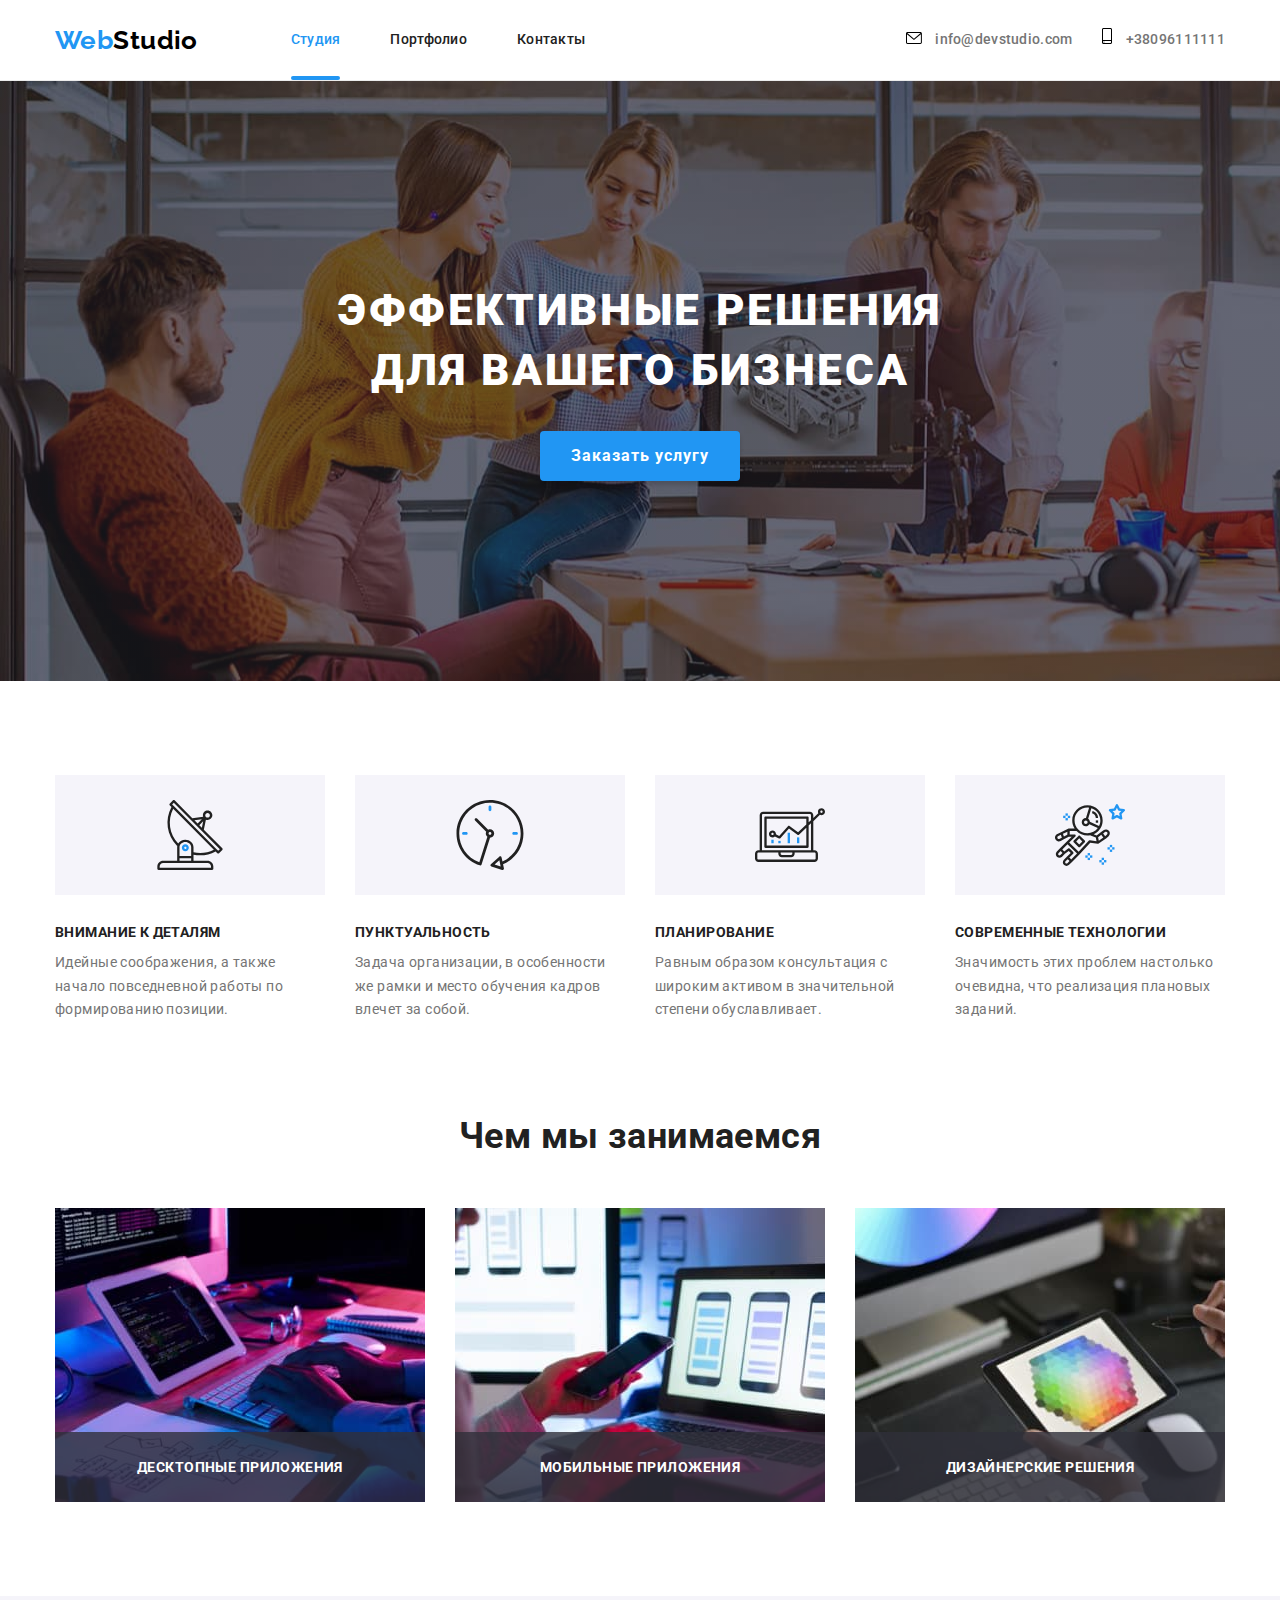
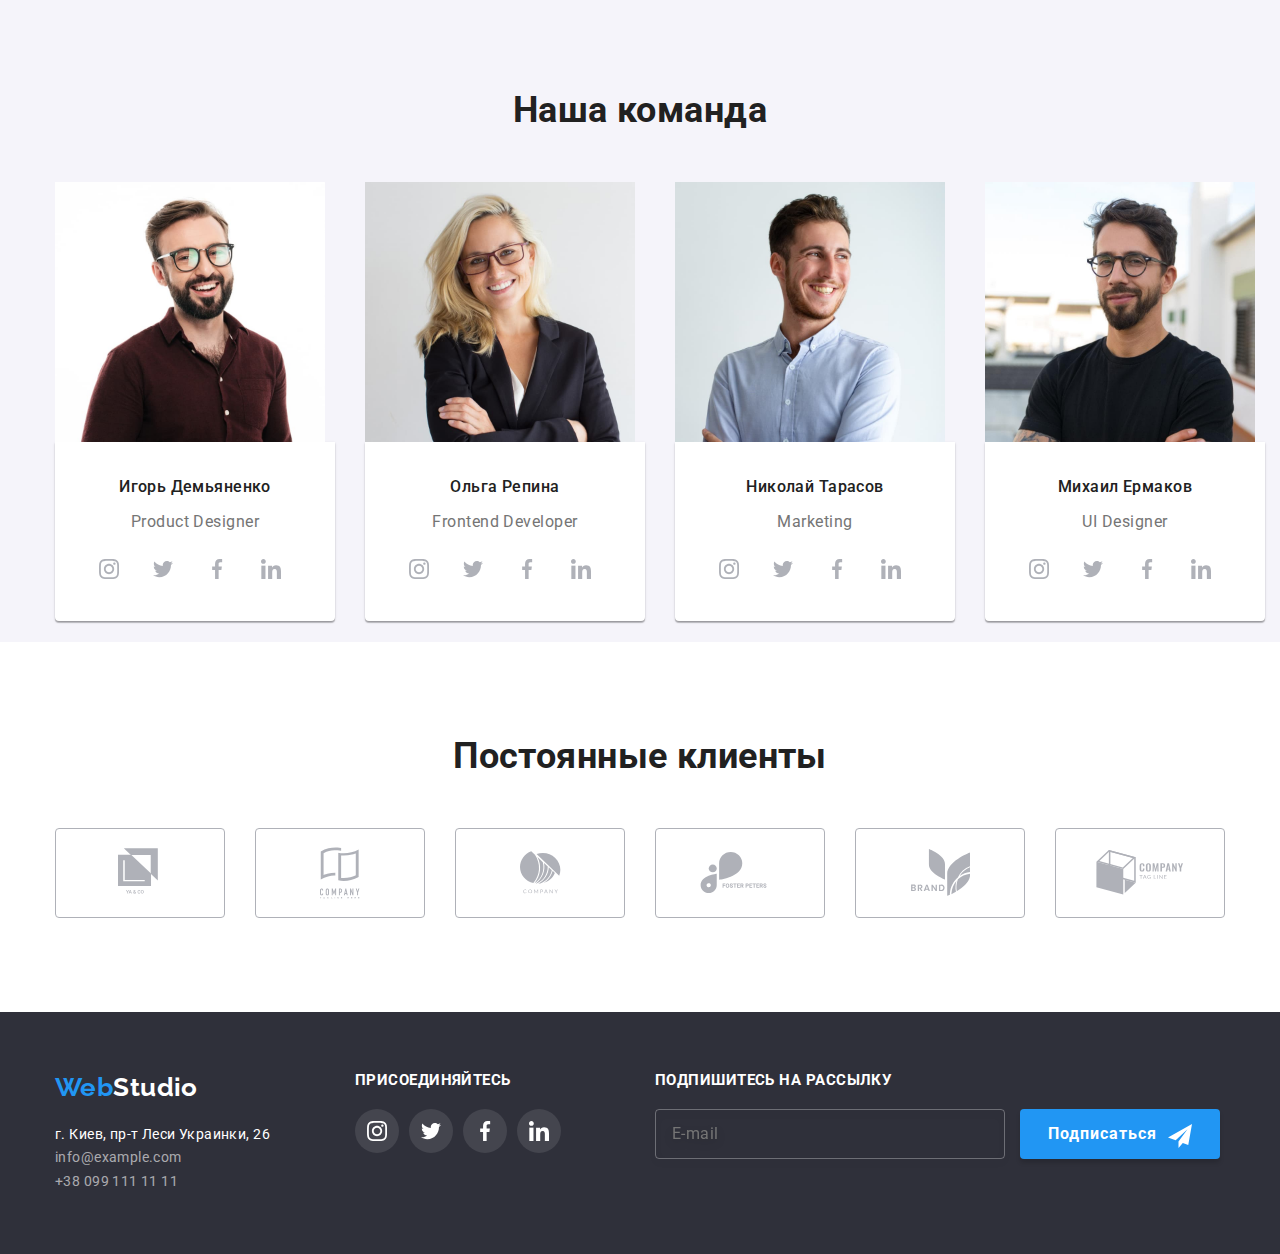
<file: index.html>
<!DOCTYPE html>
<html lang="ru">
	<head>
		<meta charset="UTF-8" />
		<meta name="viewport" content="width=device-width, initial-scale=1.0" />
		<title>WebStudio</title>
		<link
			href="https://fonts.googleapis.com/css2?family=Raleway:wght@700&family=Roboto:wght@400;500;700;900&display=swap"
			rel="stylesheet"
		/>
		<link rel="stylesheet" href="https://cdn.jsdelivr.net/npm/modern-normalize@1.0.0/modern-normalize.min.css" />

		<link rel="stylesheet" href="./css/style.css" />
	</head>
	<body>
		<!-- Header -->
		<header>
			<!-- Main navigation -->
			<div class="nav container">
				<nav class="nav-main">
					<!-- LOGO -->
					<a href="./index.html" class="logo-link" aria-label="логотип веб-студии">
						Web
						<span class="dark">Studio</span>
					</a>
					<ul class="nav-menu list">
						<li class="item"><a href="./index.html" class="link current">Студия</a></li>
						<li class="item"><a href="./portfolio.html" class="link">Портфолио</a></li>
						<li class="item"><a href="" class="link">Контакты</a></li>
					</ul>
				</nav>
				<!-- Contacts -->
				<address>
					<ul class="nav-auth list">
						<li class="item">
							<a href="mailto:info@devstudio.com" class="nav-auth link">
								<svg class="nav-svg" width="16" height="12">
									<use href="./img/svg/sprite.svg#icon-envelope"></use>
								</svg>
								info@devstudio.com
							</a>
						</li>
						<li class="item">
							<a href="tel:+380961111111" class="nav-auth link">
								<svg class="nav-svg" width="10" height="16">
									<use href="./img/svg/sprite.svg#icon-smartphone"></use>
								</svg>
								+38096111111
							</a>
						</li>
					</ul>
				</address>
			</div>
		</header>

		<!-- main section -->
		<main>
			<!-- HERO section -->
			<section class="hero">
				<div class="hero-container">
					<h1 class="hero-title">Эффективные решения для вашего бизнеса</h1>
					<button type="button" class="button" data-modal-open>Заказать услугу</button>
				</div>
			</section>

			<!-- Our proses -->
			<section class="section pros">
				<h2 hidden>Наши преимущества</h2>
				<div class="container">
					<ul class="list">
						<li class="pros item">
							<h3 class="pros subtitle antena">Внимание к деталям</h3>
							<p class="pros description">
								Идейные соображения, а также начало повседневной работы по формированию позиции.
							</p>
						</li>
						<li class="pros item">
							<h3 class="pros subtitle clock">Пунктуальность</h3>
							<p class="pros description">
								Задача организации, в особенности же рамки и место обучения кадров влечет за собой.
							</p>
						</li>
						<li class="pros item">
							<h3 class="pros subtitle diagram">Планирование</h3>
							<p class="pros description">
								Равным образом консультация с широким активом в значительной степени обуславливает.
							</p>
						</li>
						<li class="pros item">
							<h3 class="pros subtitle astronaut">Современные технологии</h3>
							<p class="pros description">
								Значимость этих проблем настолько очевидна, что реализация плановых заданий.
							</p>
						</li>
					</ul>
				</div>
			</section>

			<!-- Our work -->
			<section class="section work">
				<div class="container">
					<h2 class="section-title">Чем мы занимаемся</h2>
					<ul class="list">
						<li class="item">
							<img src="./img/main-page/workplace.jpg" alt="worktop web designer" width="370" height="294" />
							<p class="caption-text">Десктопные приложения</p>
						</li>
						<li class="item">
							<img src="./img/main-page/dctop.jpg" alt="web desiger's dexctop" width="370" height="294" />
							<p class="caption-text">Мобильные приложения</p>
						</li>
						<li class="item">
							<img src="./img/main-page/colors.jpg" alt="color pallet in designer hand" width="370" height="294" />
							<p class="caption-text">Дизайнерские решения</p>
						</li>
					</ul>
				</div>
			</section>

			<!-- Our team -->
			<section class="section team">
				<div class="container">
					<h2 class="section-title">Наша команда</h2>
					<ul class="list">
						<li class="item">
							<img src="./img/main-page/igor-demianenko.jpg" alt="Игорь Демьяненко" width="270" height="260" />
							<div class="description">
								<h3 class="team subtitle">Игорь Демьяненко</h3>
								<p lang="en" class="occupation">Product Designer</p>
								<ul class="social list">
									<li>
										<a href="" class="social link">
											<svg class="social-svg">
												<use href="./img/svg/sprite.svg#icon-instagram"></use>
											</svg>
										</a>
									</li>
									<li>
										<a href="" class="social link">
											<svg class="social-svg">
												<use href="./img/svg/sprite.svg#icon-twitter"></use>
											</svg>
										</a>
									</li>
									<li>
										<a href="" class="social link">
											<svg class="social-svg">
												<use href="./img/svg/sprite.svg#icon-facebook"></use>
											</svg>
										</a>
									</li>
									<li>
										<a href="" class="social link">
											<svg class="social-svg">
												<use href="./img/svg/sprite.svg#icon-linkedin"></use>
											</svg>
										</a>
									</li>
								</ul>
							</div>
						</li>
						<li class="item">
							<img src="./img/main-page/olga-repina.jpg" alt="Ольга Репина" width="270" height="260" />
							<div class="description">
								<h3 class="team subtitle">Ольга Репина</h3>
								<p lang="en" class="occupation">Frontend Developer</p>
								<ul class="social list">
									<li>
										<a href="" class="social link">
											<svg class="social-svg">
												<use href="./img/svg/sprite.svg#icon-instagram"></use>
											</svg>
										</a>
									</li>
									<li>
										<a href="" class="social link">
											<svg class="social-svg">
												<use href="./img/svg/sprite.svg#icon-twitter"></use>
											</svg>
										</a>
									</li>
									<li>
										<a href="" class="social link">
											<svg class="social-svg">
												<use href="./img/svg/sprite.svg#icon-facebook"></use>
											</svg>
										</a>
									</li>
									<li>
										<a href="" class="social link">
											<svg class="social-svg">
												<use href="./img/svg/sprite.svg#icon-linkedin"></use>
											</svg>
										</a>
									</li>
								</ul>
							</div>
						</li>
						<li class="item">
							<img src="./img/main-page/nikolay-tarasov.jpg" alt="Николай Тарасов" width="270" height="260" />
							<div class="description">
								<h3 class="team subtitle">Николай Тарасов</h3>
								<p lang="en" class="occupation">Marketing</p>
								<ul class="social list">
									<li>
										<a href="" class="social link">
											<svg class="social-svg">
												<use href="./img/svg/sprite.svg#icon-instagram"></use>
											</svg>
										</a>
									</li>
									<li>
										<a href="" class="social link">
											<svg class="social-svg">
												<use href="./img/svg/sprite.svg#icon-twitter"></use>
											</svg>
										</a>
									</li>
									<li>
										<a href="" class="social link">
											<svg class="social-svg">
												<use href="./img/svg/sprite.svg#icon-facebook"></use>
											</svg>
										</a>
									</li>
									<li>
										<a href="" class="social link">
											<svg class="social-svg">
												<use href="./img/svg/sprite.svg#icon-linkedin"></use>
											</svg>
										</a>
									</li>
								</ul>
							</div>
						</li>
						<li class="item">
							<img src="./img/main-page/mikhail-yermakov.jpg" alt="Михаил Ермаков" width="270" height="260" />
							<div class="description">
								<h3 class="team subtitle">Михаил Ермаков</h3>
								<p lang="en" class="occupation">UI Designer</p>
								<ul class="social list">
									<li>
										<a href="" class="social link">
											<svg class="social-svg">
												<use href="./img/svg/sprite.svg#icon-instagram"></use>
											</svg>
										</a>
									</li>
									<li>
										<a href="" class="social link">
											<svg class="social-svg">
												<use href="./img/svg/sprite.svg#icon-twitter"></use>
											</svg>
										</a>
									</li>
									<li>
										<a href="" class="social link">
											<svg class="social-svg">
												<use href="./img/svg/sprite.svg#icon-facebook"></use>
											</svg>
										</a>
									</li>
									<li>
										<a href="" class="social link">
											<svg class="social-svg">
												<use href="./img/svg/sprite.svg#icon-linkedin"></use>
											</svg>
										</a>
									</li>
								</ul>
							</div>
						</li>
					</ul>
				</div>
			</section>

			<!-- Our Clients -->
			<section class="section clients">
				<h2 class="section-title">Постоянные клиенты</h2>
				<div class="container">
					<ul class="clients list">
						<li>
							<a href="" class="clients link">
								<svg class="clients svg" width="44" height="49">
									<use href="./img/svg/sprite.svg#icon-logo1"></use>
								</svg>
							</a>
						</li>
						<li>
							<a href="" class="clients link">
								<svg class="clients svg" width="40" height="52">
									<use href="./img/svg/sprite.svg#icon-logo2"></use>
								</svg>
							</a>
						</li>
						<li>
							<a href="" class="clients link">
								<svg class="clients svg" width="41" height="43">
									<use href="./img/svg/sprite.svg#icon-logo3"></use>
								</svg>
							</a>
						</li>
						<li>
							<a href="" class="clients link">
								<svg class="clients svg" width="80" height="42">
									<use href="./img/svg/sprite.svg#icon-logo4"></use>
								</svg>
							</a>
						</li>
						<li>
							<a href="" class="clients link">
								<svg class="clients svg" width="59" height="47">
									<use href="./img/svg/sprite.svg#icon-logo5"></use>
								</svg>
							</a>
						</li>
						<li>
							<a href="" class="clients link">
								<svg class="clients svg" width="88" height="45">
									<use href="./img/svg/sprite.svg#icon-logo6"></use>
								</svg>
							</a>
						</li>
					</ul>
				</div>
			</section>
		</main>

		<!-- Footer -->
		<footer class="footer">
			<div class="container footer-container">
				<div class="foot-address">
					<a href="./index.html" class="logo-link" aria-label="логотип веб-студии">
						Web
						<span class="white">Studio</span>
					</a>

					<address class="footer-address">
						<ul class="list">
							<li>
								<a href="https://goo.gl/maps/YRK9uNCiw2VT1dtW6" class="link">
									<span class="footer-address">г. Киев, пр-т Леси Украинки, 26</span>
								</a>
							</li>
							<li>
								<a href="mailto:info@example.com" class="link">info@example.com</a>
							</li>
							<li><a href="tel:+380991111111" class="link">+38 099 111 11 11</a></li>
						</ul>
					</address>
				</div>

				<div class="footer-social">
					<p class="footer-subtitle">Присоединяйтесь</p>
					<ul class="social list">
						<li>
							<a href="" class="social link">
								<svg class="social-svg">
									<use href="./img/svg/sprite.svg#icon-instagram"></use>
								</svg>
							</a>
						</li>
						<li>
							<a href="" class="social link">
								<svg class="social-svg">
									<use href="./img/svg/sprite.svg#icon-twitter"></use>
								</svg>
							</a>
						</li>
						<li>
							<a href="" class="social link">
								<svg class="social-svg">
									<use href="./img/svg/sprite.svg#icon-facebook"></use>
								</svg>
							</a>
						</li>
						<li>
							<a href="" class="social link">
								<svg class="social-svg">
									<use href="./img/svg/sprite.svg#icon-linkedin"></use>
								</svg>
							</a>
						</li>
					</ul>
				</div>

				<div class="footer-email">
					<p class="footer-subtitle">Подпишитесь на рассылку</p>
					<form action="" class="form-email">
						<label for="subscribe-email">
							<input type="email" id="subscribe-email" placeholder="E-mail" class="footer-input" />
						</label>
						<button type="button" class="button foot">
							Подписаться
							<svg class="email-svg" width="24" height="24">
								<use href="./img/svg/sprite.svg#icon-icon-send"></use>
							</svg>
						</button>
					</form>
				</div>
			</div>
		</footer>

		<!-- MODAL WINDOW -->
		<div class="backdrop is-hidden" data-modal>
			<div class="modal">
				<button type="button" data-modal-close class="close-modal">
					<svg class="modal-svg" width="18" height="18">
						<use href="./img/svg/sprite.svg#icon-close-black"></use>
					</svg>
				</button>
				<div class="modal-block">
					<h3 class="subtitle">Оставьте свои данные, мы вам перезвоним</h3>

					<form action="#" method="GET" class="modal-form">
						<label for="name" class="label-form">
							Имя
							<div class="modal-user">
								<input class="contact-input" type="text" name="user-name" id="name" minlength="2" />
								<svg class="form-svg">
									<use href="./img/svg/sprite.svg#icon-person-black"></use>
								</svg>
							</div>
						</label>
						<label for="phone" class="label-form">
							Телефон
							<div class="modal-user">
								<input class="contact-input" type="tel" name="user-phone" id="phone" minlength="7" />
								<svg class="form-svg">
									<use href="./img/svg/sprite.svg#icon-phone-black"></use>
								</svg>
							</div>
						</label>
						<label for="email" class="label-form">
							Почта
							<div class="modal-user">
								<input class="contact-input" type="email" id="email" name="user-emale" />
								<svg class="form-svg">
									<use href="./img/svg/sprite.svg#icon-email-black"></use>
								</svg>
							</div>
						</label>
						<div class="modal-user">
							<label for="comment" class="label-form">Комментарий</label>
							<textarea
								class="comment-input"
								name="user-comment"
								id="comment"
								cols="30"
								rows="10"
								placeholder="Введите текст"
							></textarea>
						</div>
						<div class="checkbox-block">
							<input class="checkbox-input" type="checkbox" id="agreement" name="agreement" value="accept polithy" />
							<label for="agreement" class="checkbox-label">
								<span class="check-box"></span>
								<span class="checkbox-agreement">
									Соглашаюсь с рассылкой и принимаю
									<a href="#" class="agreement"><span class="ag-link">Условия договора</span></a>
								</span>
							</label>
						</div>
						<button type="submit" class="button">Отправить</button>
					</form>
				</div>
			</div>
		</div>

		<script src="./js/modal.js"></script>
	</body>
</html>
</file>
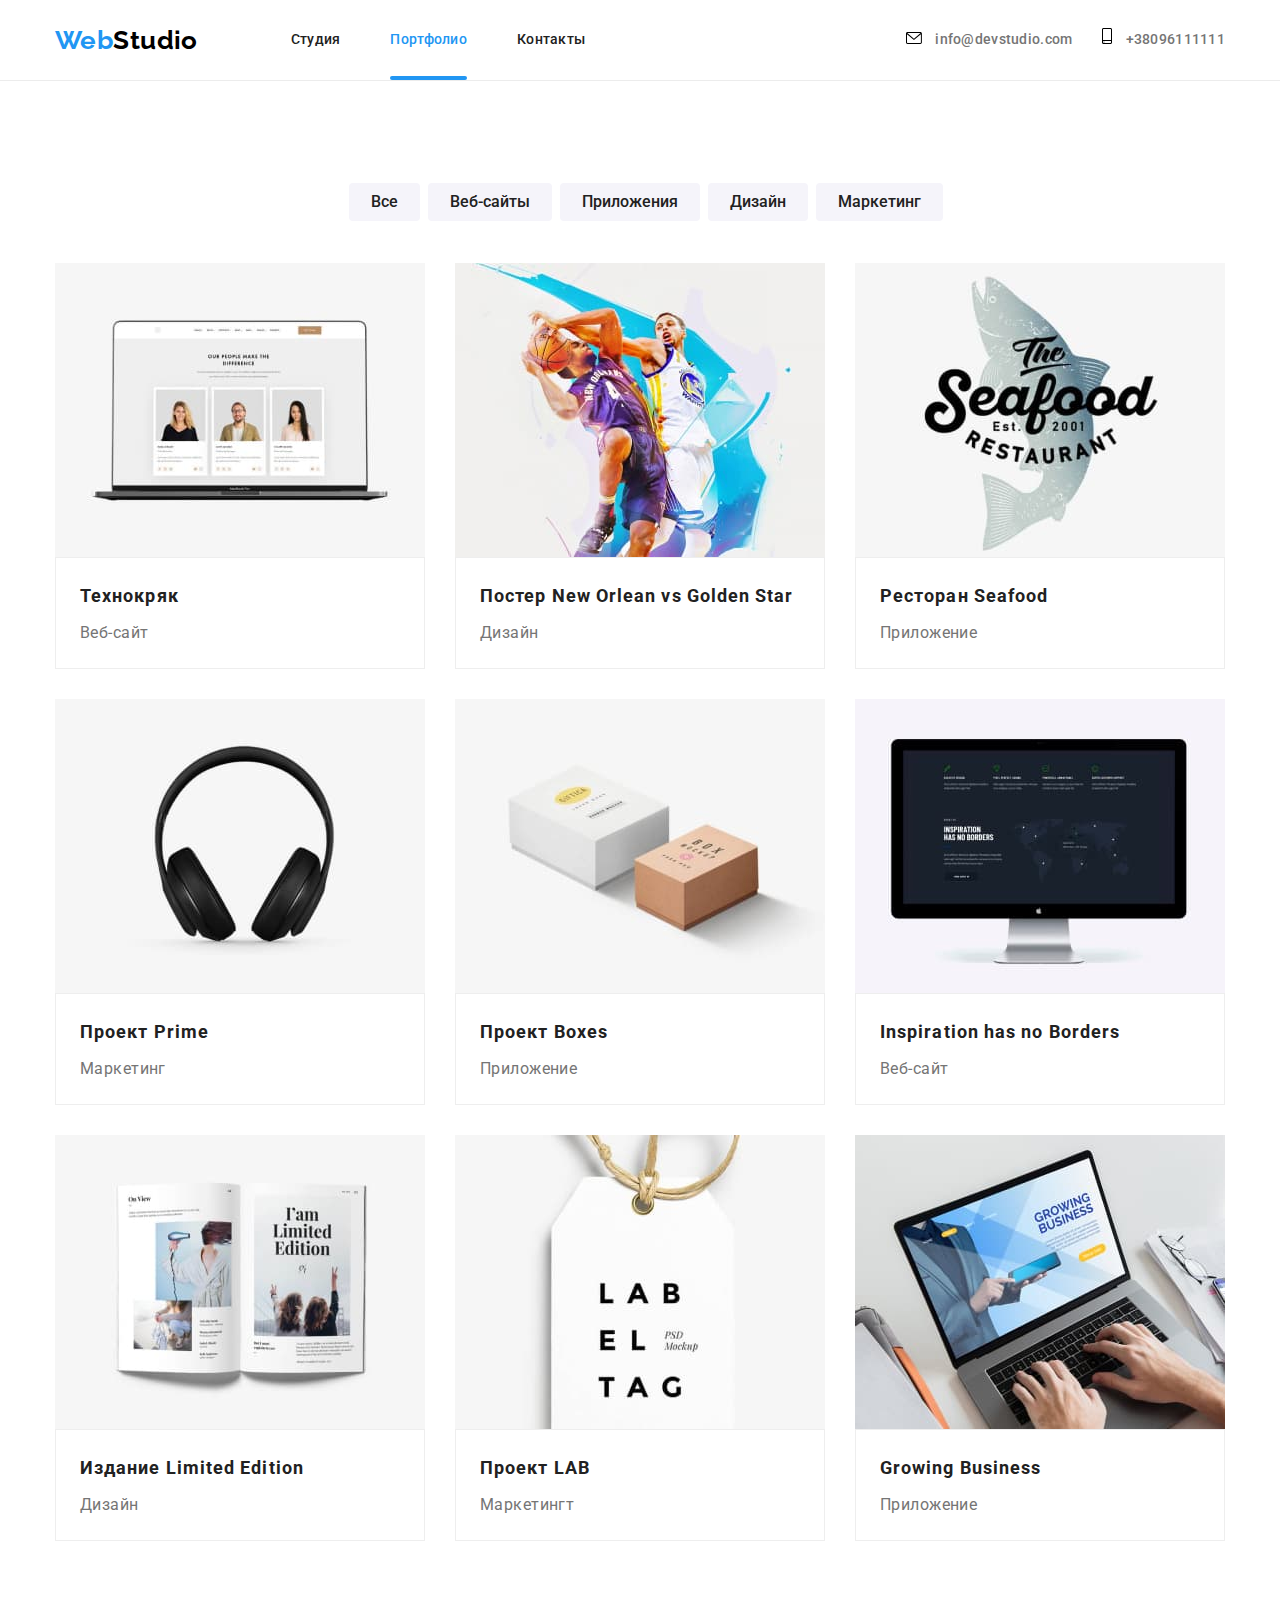
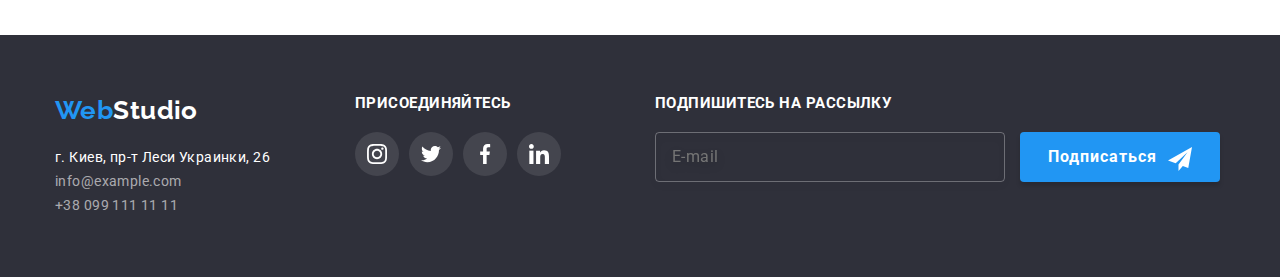
<file: portfolio.html>
<!DOCTYPE html>
<html lang="ru">
	<head>
		<meta charset="UTF-8" />
		<meta name="viewport" content="width=device-width, initial-scale=1.0" />
		<title>WebStudio</title>
		<link
			href="https://fonts.googleapis.com/css2?family=Raleway:wght@700&family=Roboto:wght@400;500;700;900&display=swap"
			rel="stylesheet"
		/>
		<link rel="stylesheet" href="https://cdn.jsdelivr.net/npm/modern-normalize@1.0.0/modern-normalize.min.css" />
		<link rel="stylesheet" href="./css/style.css" />
	</head>
	<body>
		<!-- Header -->
		<header>
			<!-- Main navigation -->
			<div class="nav container">
				<nav class="nav-main">
					<!-- LOGO -->
					<a href="./index.html" class="logo-link" aria-label="логотип веб-студии">
						Web
						<span class="dark">Studio</span>
					</a>
					<ul class="nav-menu list">
						<li class="item"><a href="./index.html" class="link">Студия</a></li>
						<li class="item"><a href="./portfolio.html" class="link current">Портфолио</a></li>
						<li class="item"><a href="" class="link">Контакты</a></li>
					</ul>
				</nav>
				<!-- Contacts -->
				<address>
					<ul class="nav-auth list">
						<li class="item">
							<a href="mailto:info@devstudio.com" class="nav-auth link">
								<svg class="nav-svg" width="16" height="12">
									<use href="./img/svg/sprite.svg#icon-envelope"></use>
								</svg>
								info@devstudio.com
							</a>
						</li>
						<li class="item">
							<a href="tel:+380961111111" class="nav-auth link">
								<svg class="nav-svg" width="10" height="16">
									<use href="./img/svg/sprite.svg#icon-smartphone"></use>
								</svg>
								+38096111111
							</a>
						</li>
					</ul>
				</address>
			</div>
		</header>
		<main>
			<section class="section portfolio">
				<div class="container">
					<h2 class="portfolio title" hidden>Наши работы</h2>
					<!-- Filter list -->
					<ul class="list portfolio-btn">
						<li class="portfolio-btn"><button type="button" class="btn">Все</button></li>
						<li class="portfolio-btn"><button type="button" class="btn">Веб-сайты</button></li>
						<li class="portfolio-btn"><button type="button" class="btn">Приложения</button></li>
						<li class="portfolio-btn"><button type="button" class="btn">Дизайн</button></li>
						<li class="portfolio-btn"><button type="button" class="btn">Маркетинг</button></li>
					</ul>

					<!-- Work examples -->
					<ul class="portfolio list">
						<li class="item">
							<a href="" class="link">
								<div class="card">
									<div class="picture">
										<img
											src="./img/portfolio/tech-crack.jpg"
											alt="3 photos of employee with occupation"
											width="370"
											height="294"
										/>
										<p class="picture-text">
											Технокряк это современная площадка распространения коронавируса. Компании используют эту платформу
											для цифрового шпионажа и атак на защищённые сервера конкурентов.
										</p>
									</div>
									<div class="pic-description">
										<h3 class="portfolio subtitle">Технокряк</h3>
										<p class="category">Веб-сайт</p>
									</div>
								</div>
							</a>
						</li>
						<li class="item">
							<a href="" class="link">
								<div class="card">
									<div class="picture">
										<img
											src="./img/portfolio/poster.jpg"
											alt="poster of game New Orlean vs Golden Star"
											width="370"
											height="294"
										/>
										<p class="picture-text">
											Lorem, ipsum dolor sit amet consectetur adipisicing elit. Animi provident natus deserunt ab
											tempora odio! Ratione, rerum! Tempore, sit numquam.
										</p>
									</div>
									<div class="pic-description">
										<h3 class="portfolio subtitle">Постер New Orlean vs Golden Star</h3>
										<p class="category">Дизайн</p>
									</div>
								</div>
							</a>
						</li>
						<li class="item">
							<a href="" class="link">
								<div class="card">
									<div class="picture">
										<img
											src="./img/portfolio/seafood-restaurant.jpg"
											alt="Logo of sea-food restaurant"
											width="370"
											height="294"
										/>
										<p class="picture-text">
											Lorem, ipsum dolor sit amet consectetur adipisicing elit. Animi provident natus deserunt ab
											tempora odio! Ratione, rerum! Tempore, sit numquam.
										</p>
									</div>
									<div class="pic-description">
										<h3 class="portfolio subtitle">Ресторан Seafood</h3>
										<p class="category">Приложение</p>
									</div>
								</div>
							</a>
						</li>
						<li class="item">
							<a href="" class="link">
								<div class="card">
									<div class="picture">
										<img src="./img/portfolio/prime.jpg" alt="head-set" width="370" height="294" />
										<p class="picture-text">
											Lorem, ipsum dolor sit amet consectetur adipisicing elit. Animi provident natus deserunt ab
											tempora odio! Ratione, rerum! Tempore, sit numquam.
										</p>
									</div>
									<div class="pic-description">
										<h3 class="portfolio subtitle">Проект Prime</h3>
										<p class="category">Маркетинг</p>
									</div>
								</div>
							</a>
						</li>

						<li class="item">
							<a href="" class="link">
								<div class="card">
									<div class="picture">
										<img src="./img/portfolio/boxes.jpg" alt="2 tarton boxes" width="370" height="294" />
										<p class="picture-text">
											Lorem, ipsum dolor sit amet consectetur adipisicing elit. Animi provident natus deserunt ab
											tempora odio! Ratione, rerum! Tempore, sit numquam.
										</p>
									</div>
									<div class="pic-description">
										<h3 class="portfolio subtitle">Проект Boxes</h3>
										<p class="category">Приложение</p>
									</div>
								</div>
							</a>
						</li>
						<li class="item">
							<a href="" class="link">
								<div class="card">
									<div class="picture">
										<img
											src="./img/portfolio/inspiration-no-border.jpg"
											alt="Dark desctope with some text"
											width="370"
											height="294"
										/>
										<p class="picture-text">
											Lorem, ipsum dolor sit amet consectetur adipisicing elit. Animi provident natus deserunt ab
											tempora odio! Ratione, rerum! Tempore, sit numquam.
										</p>
									</div>
									<div class="pic-description">
										<h3 class="portfolio subtitle" lang="en">Inspiration has no Borders</h3>
										<p class="category">Веб-сайт</p>
									</div>
								</div>
							</a>
						</li>

						<li class="item">
							<a href="" class="link">
								<div class="card">
									<div class="picture">
										<img src="./img/portfolio//limited-edition.jpg" alt="an open magazine" width="370" height="294" />
										<p class="picture-text">
											Lorem, ipsum dolor sit amet consectetur adipisicing elit. Animi provident natus deserunt ab
											tempora odio! Ratione, rerum! Tempore, sit numquam.
										</p>
									</div>
									<div class="pic-description">
										<h3 class="portfolio subtitle">Издание Limited Edition</h3>
										<p class="category">Дизайн</p>
									</div>
								</div>
							</a>
						</li>
						<li class="item">
							<a href="" class="link">
								<div class="card">
									<div class="picture">
										<img src="./img/portfolio/project-lab.jpg" alt="Tag named project-lab" width="370" height="294" />
										<p class="picture-text">
											Lorem, ipsum dolor sit amet consectetur adipisicing elit. Animi provident natus deserunt ab
											tempora odio! Ratione, rerum! Tempore, sit numquam.
										</p>
									</div>
									<div class="pic-description">
										<h3 class="portfolio subtitle">Проект LAB</h3>
										<p class="category">Маркетингт</p>
									</div>
								</div>
							</a>
						</li>
						<li class="item">
							<a href="" class="link">
								<div class="card">
									<div class="picture">
										<img
											src="./img/portfolio/growning-business.jpg"
											alt="Worktop with desctop and hands"
											width="370"
											height="294"
										/>
										<p class="picture-text">
											Lorem, ipsum dolor sit amet consectetur adipisicing elit. Animi provident natus deserunt ab
											tempora odio! Ratione, rerum! Tempore, sit numquam.
										</p>
									</div>
									<div class="pic-description">
										<h3 class="portfolio subtitle">Growing Business</h3>
										<p class="category">Приложение</p>
									</div>
								</div>
							</a>
						</li>
					</ul>
				</div>
			</section>
		</main>

		<!-- Footer -->
		<footer class="footer">
			<div class="container footer-container">
				<div class="foot-address">
					<a href="./index.html" class="logo-link" aria-label="логотип веб-студии">
						Web
						<span class="white">Studio</span>
					</a>

					<address class="footer-address">
						<ul class="list">
							<li>
								<a href="https://goo.gl/maps/YRK9uNCiw2VT1dtW6" class="link">
									<span class="footer-address">г. Киев, пр-т Леси Украинки, 26</span>
								</a>
							</li>
							<li>
								<a href="mailto:info@example.com" class="link">info@example.com</a>
							</li>
							<li><a href="tel:+380991111111" class="link">+38 099 111 11 11</a></li>
						</ul>
					</address>
				</div>

				<div class="footer-social">
					<p class="footer-subtitle">Присоединяйтесь</p>
					<ul class="social list">
						<li>
							<a href="" class="social link">
								<svg class="social-svg">
									<use href="./img/svg/sprite.svg#icon-instagram"></use>
								</svg>
							</a>
						</li>
						<li>
							<a href="" class="social link">
								<svg class="social-svg">
									<use href="./img/svg/sprite.svg#icon-twitter"></use>
								</svg>
							</a>
						</li>
						<li>
							<a href="" class="social link">
								<svg class="social-svg">
									<use href="./img/svg/sprite.svg#icon-facebook"></use>
								</svg>
							</a>
						</li>
						<li>
							<a href="" class="social link">
								<svg class="social-svg">
									<use href="./img/svg/sprite.svg#icon-linkedin"></use>
								</svg>
							</a>
						</li>
					</ul>
				</div>

				<div class="footer-email">
					<p class="footer-subtitle">Подпишитесь на рассылку</p>
					<form action="" class="form-email">
						<label for="subscribe-email">
							<input type="email" id="subscribe-email" placeholder="E-mail" class="footer-input" />
						</label>
						<button type="button" class="button foot">
							Подписаться
							<svg class="email-svg" width="24" height="24">
								<use href="./img/svg/sprite.svg#icon-icon-send"></use>
							</svg>
						</button>
					</form>
				</div>
			</div>
		</footer>
	</body>
</html>
</file>
<file: css/style.css>
:root {
	--title-color: #212121;
	--text-color: #757575;
	--white-color: #ffffff;
	--acent-color: #2196f3;
	--bcg-dark-color: #2f303a;
	--bcg-white-color: #ffffff;
	--bcg-lightgrey-color: #f5f4fa;
}

* body {
	background-color: var(--white-color);
	color: var(--text-color);
	font-family: roboto, sans-serif;
	font-weight: 400;
	font-size: 14px;
	line-height: 1.71;
	letter-spacing: 0.03em;
}
*,
*::after,
*::before {
	padding: 0;
	margin: 0;
}

/* ===========LOCAL RESET=============== */
.list {
	list-style: none;
	padding: 0;
	margin: 0;
}
.link {
	text-decoration: none;
}
address {
	font-style: normal;
}
img {
	display: block;
}
/*================== LOGO ====================*/
.logo-link {
	text-decoration: none;
	outline: none;
	color: var(--acent-color);
	font-family: raleway;
	font-weight: 700;
	font-size: 26px;
	line-height: 1.19;

	display: flex;
	justify-content: flex-start;
}

header .logo-link {
	margin-right: 93px;
}

.logo-link .dark {
	color: #000000;
}
.logo-link .white {
	color: var(--white-color);
}
/* ============================================== */

/* ===============HEADER========================== */
header {
	border-bottom: 1px solid #ececec;
}

.nav-menu .link,
.nav-auth .link {
	color: var(--title-color);
	text-decoration: none;
	font-weight: 500;
	font-size: 14px;
	line-height: 1.14;
	letter-spacing: 0.02em;

	transition: color 250ms cubic-bezier(0.4, 0, 0.2, 1);
}

.nav-auth .link {
	color: var(--text-color);
}
.nav-menu .link:hover,
.nav-menu .link:focus,
.nav-menu .link.current,
.nav-auth.link:hover,
.nav-auth.link:focus {
	color: var(--acent-color);
}

.nav-auth .nav-svg {
	transition: fill 250ms cubic-bezier(0.4, 0, 0.2, 1);
}

.nav-auth.link:hover .nav-svg,
.nav-auth.link:focus .nav-svg {
	fill: var(--acent-color);
}

.nav.container {
	display: flex;
	align-items: center;
	min-height: 80px;
	justify-content: space-between;
}

.nav-main,
.nav-menu.list,
.nav-auth.list {
	display: flex;
	align-items: center;
}

.nav-menu .item:not(:last-child) {
	margin-right: 50px;
}
.nav-menu .item:last-child {
	margin-right: auto;
}
.nav-svg {
	margin-right: 10px;
}
.nav-auth .item:not(:last-child) {
	margin-right: 30px;
}

.nav-menu .current {
	position: relative;
}

.current::after {
	position: absolute;
	content: "";
	bottom: 0;
	left: 0;
	width: 100%;
	height: 4px;
	background-color: var(--acent-color);
	border-radius: 2px;
	transform: translateY(33px);
}

/* =============================================== */

/* ===========common rules======================== */

.container {
	width: 1200px;
	padding-left: 15px;
	padding-right: 15px;
	margin: 0 auto;
}

.section-title {
	color: var(--title-color);
	font-weight: 700;
	font-size: 36px;
	line-height: 1.16;
	text-align: center;
	margin-bottom: 50px;
}

.section,
.section,
.section {
	padding-top: 94px;
	padding-bottom: 94px;
}

/* =============BUTTON================= */
.button {
	font-weight: 700;
	font-size: 16px;
	line-height: 1.87;
	letter-spacing: 0.06em;
	color: var(--white-color);
	text-align: center;

	background-color: var(--acent-color);
	padding: 10px 31px;
	border-radius: 4px;
	box-shadow: 0px 4px 4px rgba(0, 0, 0, 0.15);
	width: 200px;
	height: 50px;

	outline: none;
	border: none;
}

/* ============HERO section====================== */

.hero {
	background-color: var(--bcg-dark-color);
	text-align: center;

	padding-top: 200px;
	padding-bottom: 200px;
	background-image: linear-gradient(rgba(47, 48, 58, 0.4), rgba(47, 48, 58, 0.4)), url(../img/main-page/hero.jpg);
}

.hero-title {
	color: var(--white-color);
	font-weight: 900;
	font-size: 44px;
	line-height: 1.36;
	text-align: center;
	letter-spacing: 0.06em;
	text-transform: uppercase;
	margin-bottom: 30px;
	max-width: 696px;
	/* height: 120px; */
	margin-right: auto;
	margin-left: auto;
}

/* =============== PROS section ================ */
.section.pros {
	padding-top: 94px;
	padding-bottom: 0;
}
.pros .list {
	display: flex;
}
.pros.item:not(:last-child) {
	margin-right: 30px;
}
.pros.item {
	flex-basis: calc((100% - 3 * 30px) / 4);
}

.pros.subtitle {
	color: var(--title-color);
	font-weight: bold;
	font-size: 14px;
	line-height: 1.14;
	text-transform: uppercase;
	/* margin-top: 30px; */
	margin-bottom: 10px;
}
.pros.subtitle::before {
	content: "";
	display: block;
	width: 270px;
	height: 120px;
	background-color: #f5f4fa;
	margin-bottom: 30px;
	background-repeat: no-repeat;
	background-size: 70px 70px;
	background-position: center;
}
.antena::before {
	background-image: url("../img/svg/antenna.svg");
}
.clock::before {
	background-image: url("../img/svg/clock.svg");
}
.diagram::before {
	background-image: url("../img/svg/diagram.svg");
}
.astronaut::before {
	background-image: url("../img/svg/astronaut.svg");
}

.pros.description {
	margin-top: 0;
	margin-bottom: 0;
}
/* =============== WORK section ================== */

.work .list {
	display: flex;
}
.work .item:not(:nth-child(3n)) {
	margin-right: 30px;
}
.work .item {
	flex-basis: calc((100% - 2 * 30px) / 3);
}
.work .item {
	position: relative;
}
.work .caption-text {
	position: absolute;
	bottom: 0;
	left: 0;
	width: 100%;
	height: 70px;
	display: flex;
	justify-content: center;
	align-items: center;

	background-color: rgba(47, 48, 58, 0.8);
	color: #ffffff;
	font-weight: bold;
	font-size: 14px;
	line-height: 1.143;
	/* text-align: center;
	padding-top: 27px;
	padding-bottom: 27px; */
	letter-spacing: 0.03em;
	text-transform: uppercase;
}

/* ================ TEAM section ================ */
.section.team {
	background-color: #f5f4fa;
	padding-bottom: 21px;
}
.team.subtitle {
	font-weight: 500;
	color: var(--title-color);
	font-size: 16px;
	line-height: 1.87;
	margin-bottom: 10px;
}
.occupation {
	font-weight: 400;
	font-size: 16px;
	line-height: 1.1875;
	text-align: center;
	letter-spacing: 0.03em;
}
.team .list {
	display: flex;
}
.team .item:not(:last-child) {
	margin-right: 30px;
}
.team .item {
	flex-basis: calc((100% - 3 * 30px) / 4);
}

.team .description {
	text-align: center;
	padding-top: 30px;
	padding-bottom: 30px;
}

.social.list {
	display: flex;
	margin: 16px 32px 0 32px;
}

.social.link {
	display: flex;
	justify-content: center;
	align-items: center;
	width: 44px;
	height: 44px;
	border-radius: 50%;
	margin-right: 10px;

	transition: background-color 250ms cubic-bezier(0.4, 0, 0.2, 1);
}

.social-svg {
	width: 20px;
	height: 20px;
	fill: #afb1b8;

	transition: fill 250ms cubic-bezier(0.4, 0, 0.2, 1);
}

.social.link:hover {
	background-color: var(--acent-color);
}
.social.link:hover .social-svg {
	fill: #ffffff;
}

.team .description {
	background: #ffffff;
	box-shadow: 0px 1px 3px rgba(0, 0, 0, 0.12), 0px 1px 1px rgba(0, 0, 0, 0.14), 0px 2px 1px rgba(0, 0, 0, 0.2);
	border-radius: 0px 0px 4px 4px;
}

/* ================CLIENTS section========== */

.clients.list {
	display: flex;
	justify-content: space-between;
}
.clients.link {
	display: flex;
	width: 170px;
	height: 90px;
	border: 1px solid #afb1b8;
	border-radius: 4px;
	justify-content: center;
	align-items: center;
	transition: border 250ms cubic-bezier(0.4, 0, 0.2, 1);
}

.clients.svg {
	fill: #afb1b8;
	transition: fill 250ms cubic-bezier(0.4, 0, 0.2, 1);
}

.clients.link:hover {
	border: 1px solid var(--acent-color);
}

.clients.link:hover .svg {
	fill: var(--acent-color);
}

/* ================= FOOTER =================*/
.footer {
	background-color: var(--bcg-dark-color);
	padding-top: 60px;
	padding-bottom: 60px;
}
.footer-container {
	display: flex;
}

.footer .footer-address {
	color: var(--white-color);
	margin-top: 20px;
}

.footer .link {
	color: rgba(255, 255, 255, 0.6);
}

.footer .logo-link {
	margin-bottom: 20px;
}

.footer-subtitle {
	font-weight: 700;
	font-size: 15px;
	line-height: 1.143;
	letter-spacing: 0.03em;
	text-transform: uppercase;
	color: #ffffff;
	margin-bottom: 20px;
}
.footer-social .list {
	margin-left: 0;
}

.footer-social .social-svg {
	fill: #ffffff;
}

.footer-social .link {
	background-color: rgba(255, 255, 255, 0.1);
}
.foot-address,
.footer-social {
	width: 270px;
	margin-right: 30px;
}

.footer-input {
	border: none;
	background-color: transparent;
	outline: none;

	width: 350px;
	height: 50px;
	border: 1px solid rgba(255, 255, 255, 0.3);
	filter: drop-shadow(0px 4px 4px rgba(0, 0, 0, 0.15));
	border-radius: 4px;
	padding-left: 16px;
	padding-right: 16px;
	margin-right: 12px;

	font-weight: 400;
	font-size: 16px;
	line-height: 1.25;
	letter-spacing: 0.03em;
	color: rgba(255, 255, 255, 0.6);
}
.footer.input::placeholder {
	padding-left: 16px;
	font-weight: 400;
	font-size: 16px;
	line-height: 1.25;
	letter-spacing: 0.03em;
	color: rgba(255, 255, 255, 0.6);
}

.button.foot {
	position: relative;
	text-align: left;
	padding-left: 28px;
	letter-spacing: 0.06em;
}

.email-svg {
	position: absolute;
	fill: #ffffff;
	bottom: 11px;
	right: 28px;
}

/* ===========Page PORTFOLIO=========== */

.portfolio .btn {
	font-family: inherit;
	background-color: var(--bcg-lightgrey-color);
	color: var(--title-color);
	font-weight: 500;
	font-size: 16px;
	line-height: 1.625;
	border: none;
	outline: none;

	padding: 6px 22px;
	border-radius: 4px;

	transition: all 250ms cubic-bezier(0.4, 0, 0.2, 1);
}
.portfolio .btn:hover,
.portfolio .btn:focus {
	font-family: inherit;
	background-color: var(--acent-color);
	color: var(--white-color);
	box-shadow: 0px 3px 1px rgba(0, 0, 0, 0.1), 0px 1px 2px rgba(0, 0, 0, 0.08), 0px 2px 2px rgba(0, 0, 0, 0.12);
}

.list.portfolio {
	margin-bottom: 34px;
}
.portfolio .link {
	text-decoration: none;
	color: var(--text-color);
}

.portfolio.subtitle {
	font-weight: 700;
	font-size: 18px;
	line-height: 2;
	letter-spacing: 0.06em;
	color: var(--title-color);

	margin-bottom: 4px;
}
.portfolio .category {
	font-size: 16px;
	line-height: 1.87;
}

/* ============= PORTFOLIO TOP==============*/

.list.portfolio-btn {
	display: flex;
	width: 611px;
	height: 54px;
	margin-right: 294px;
	margin-left: 294px;
	margin-bottom: 34px;
}
.portfolio-btn:not(:last-child) {
	margin-right: 8px;
	align-items: center;
}

/* ============PORTFOLIO BOTTOM============== */
.portfolio.list {
	display: flex;
	flex-wrap: wrap;
	margin: 0;
}
.portfolio .item:not(:nth-child(3n)) {
	margin-right: 30px;
}
.portfolio .item:not(:nth-last-child(-n + 3)) {
	margin-bottom: 30px;
}

.portfolio .item {
	flex-basis: calc((100% - 2 * 30px) / 3);
}
.pic-description {
	padding: 20px 24px;
	border: 1px solid #eeeeee;
}
.portfolio.list .link .card {
	transition: box-shadow 250ms cubic-bezier(0.4, 0, 0.2, 1);
}

.portfolio.list .link:hover .card {
	box-shadow: 0px 1px 1px rgba(0, 0, 0, 0.12), 0px 4px 4px rgba(0, 0, 0, 0.06), 1px 4px 6px rgba(0, 0, 0, 0.16);
}

.portfolio .picture {
	position: relative;
	overflow: hidden;
}
.portfolio .picture-text {
	position: absolute;
	top: 0;
	left: 0;
	width: 100%;
	height: 100%;

	font-weight: 400;
	font-size: 18px;
	line-height: 1.55;
	letter-spacing: 0.03em;
	color: #ffffff;

	background-color: rgba(33, 150, 243, 0.9);
	padding: 63px 24px;

	transform: translateY(100%);
	transition: transform 250ms cubic-bezier(0.4, 0, 0.2, 1);
}
.portfolio .card:hover .picture-text {
	transform: translateY(0%);
}

/* ===============MODAL WINDOW================ */

.backdrop {
	position: fixed;
	top: 0;
	left: 0;
	width: 100%;
	height: 100%;
	background: rgba(0, 0, 0, 0.2);

	transition: all 250ms cubic-bezier(0.4, 0, 0.2, 1);
}
.modal {
	position: absolute;
	top: 50%;
	left: 50%;
	transform: translate(-50%, -50%);
	width: 528px;
	height: 581px;
	background-color: #ffffff;
	box-shadow: 0px 1px 3px rgba(0, 0, 0, 0.12), 0px 1px 1px rgba(0, 0, 0, 0.14), 0px 2px 1px rgba(0, 0, 0, 0.2);
	border-radius: 4px;
	padding-right: 40px;
	padding-left: 40px;
}

/* кнопка-крестик */
.close-modal {
	position: absolute;
	top: 8px;
	right: 8px;
	width: 30px;
	height: 30px;
	background-color: transparent;

	border: 1px solid rgba(0, 0, 0, 0.1);
	border-radius: 50%;
	outline: none;
	cursor: pointer;
	transition: fill 250ms cubic-bezier(0.4, 0, 0.2, 1);
}

/* поставить по центру */
.modal-svg {
	display: block;
	margin: auto;
}
.close-modal:hover .modal-svg {
	fill: var(--acent-color);
}

.is-hidden {
	opacity: 0;
	pointer-events: none;
	visibility: hidden;
}

.modal .subtitle {
	font-weight: 700;
	font-size: 20px;
	line-height: 1.15;
	text-align: center;
	letter-spacing: 0.03em;
	color: var(--title-color);
	margin-top: 40px;
	margin-bottom: 30px;
}

.modal-form {
	display: flex;
	flex-direction: column;
	flex-wrap: wrap;
	border-color: transparent;
}
.label-form {
	display: block;
	font-weight: 400;
	font-size: 14px;
	line-height: 1.714;
	letter-spacing: 0.03em;
	color: var(--text-color);
}

.modal-form .agreement {
	color: var(--acent-color);
}

/* input */
.contact-input {
	width: 448px;
	height: 40px;
	border: none;
	outline: none;

	border: 1px solid rgba(33, 33, 33, 0.2);
	box-sizing: border-box;
	border-radius: 4px;
	padding-left: 42px;
	/* margin-bottom: 28px; */
	transition: all 250ms cubic-bezier(0.4, 0, 0.2, 1);
}
.comment-input:focus,
.contact-input:focus {
	border-color: var(--acent-color);
}
.contact-input:focus + .form-svg {
	fill: var(--acent-color);
}

/* textarea */
.comment-input {
	width: 448px;
	height: 120px;
	border: none;
	resize: none;
	outline: none;

	border: 1px solid rgba(33, 33, 33, 0.2);
	box-sizing: border-box;
	border-radius: 4px;
	padding: 12px 16px;
	transition: aborder-color 250ms cubic-bezier(0.4, 0, 0.2, 1);
}

.comment-input::placeholder {
	font-size: 14px;
	line-height: 1.14;
	letter-spacing: 0.01em;
	color: rgba(117, 117, 117, 0.5);
}

.modal-user {
	position: relative;
	/* margin-bottom: 28px; */
}

.form-svg {
	position: absolute;
	top: 50%;
	left: 12px;
	transform: translateY(-50%);

	width: 18px;
	height: 18px;
	fill: var(--title-color);
}

.label-form {
	display: block;

	top: -20px;
	left: 0;
}

.modal .button {
	margin: 30px auto 40px auto;
}

.checkbox-input {
	position: absolute !important;
	clip: rect(1px 1px 1px 1px); /*IE6, IE7 */
	clip: rect(1px, 1px, 1px, 1px);
	padding: 0 !important;
	border: 0 !important;
	height: 1px !important;
	width: 1px !important;
	overflow: hidden;
}

.checkbox-block {
	position: relative;
}

/* .checkbox-input {
	-webkit-appearance: mone;
	appearance: none;
	-moz-appearance: none;
	position: absolute;
} */

.checkbox-label {
	display: flex;
	justify-content: center;
	align-items: center;
}

.checkbox-label::before {
	content: "";
	background-image: url(../img/svg/block.svg);
	width: 16px;
	height: 15px;
	fill: var(--title-color);
	margin-right: 6px;
}

.checkbox-input:checked ~ .checkbox-label::before {
	background-image: url(../img/svg/iconcheck.svg);
}
</file>
